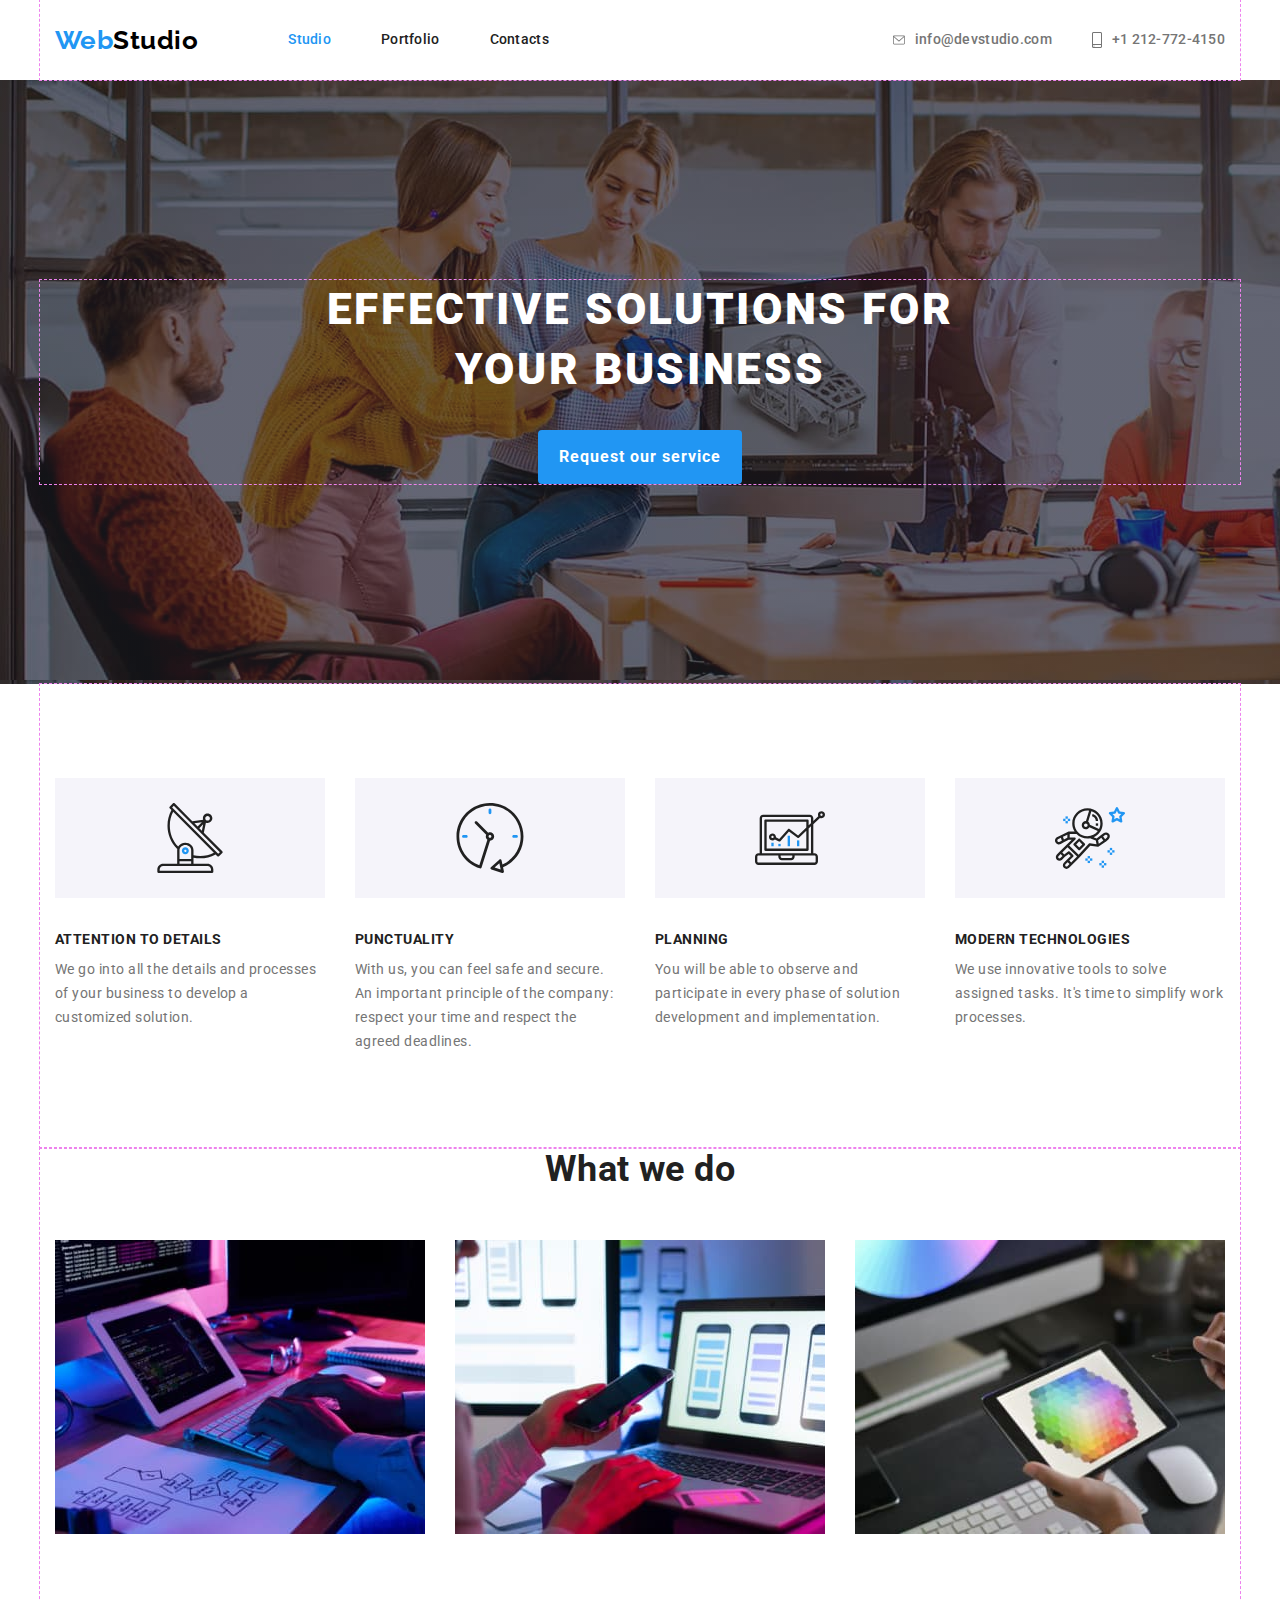
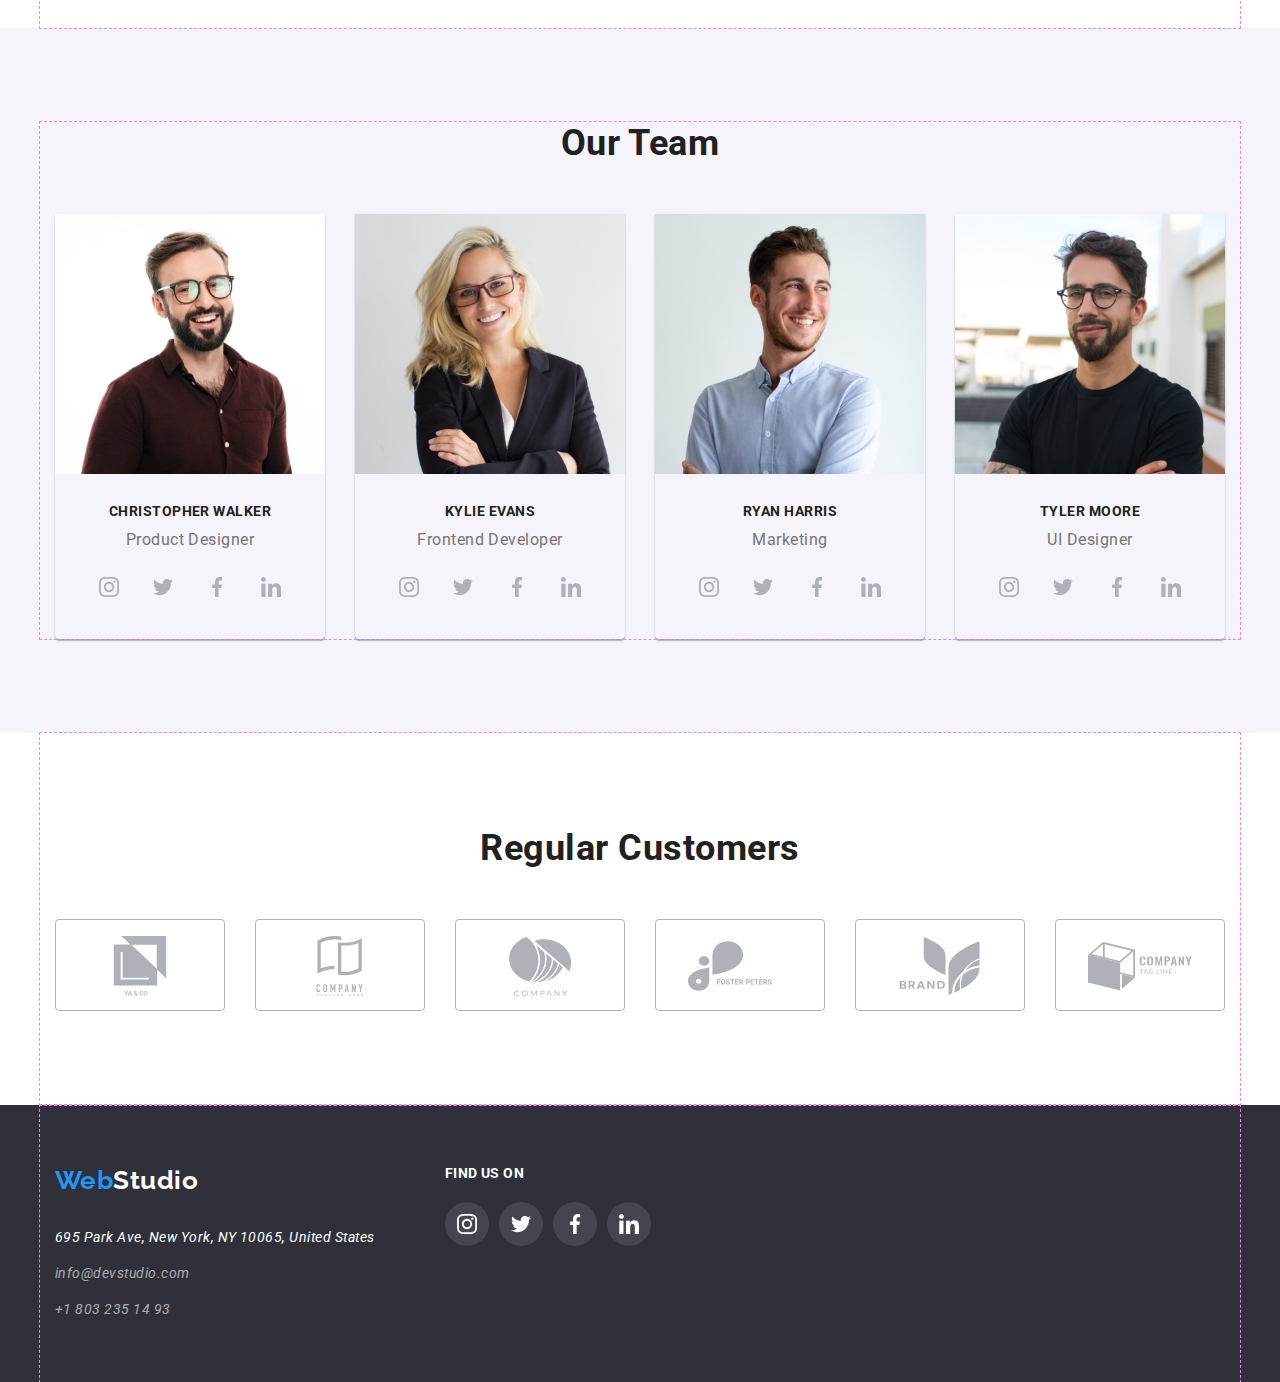
<file: index.html>
<!DOCTYPE html>
<html lang="en">
<head>
    <meta charset="UTF-8">
    <meta http-equiv="X-UA-Compatible" content="IE=edge">
    <meta name="viewport" content="width=device-width, initial-scale=1.0">
    <title>Document</title>
    <link rel="preconnect" href="https://fonts.googleapis.com">
    <link rel="preconnect" href="https://fonts.gstatic.com" crossorigin>
    <link rel="stylesheet" href="https://cdnjs.cloudflare.com/ajax/libs/modern-normalize/1.0.0/modern-normalize.min.css" />
    <link
        href="https://fonts.googleapis.com/css2?family=Oleo+Script&family=Raleway:wght@700&family=Roboto:wght@400;500;700;900&display=swap"
        rel="stylesheet">
    
    <link rel="stylesheet" href="https://cdnjs.cloudflare.com/ajax/libs/modern-normalize/1.1.0/modern-normalize.min.css">    
    
    <link rel="stylesheet" href="./css/comon.css">
    <link rel="stylesheet" href="./css/style.css">
</head>
<body class="body">

    <header class="header">
        <section class="container flex-container">
        <a href="./index.html" class="logo link">Web<span class="logo-header-color">Studio</span></a>
        <nav class="navigation">
            <ul class="site-nav list">
                <li class="site-list"><a class="nav-link link current" href="./index.html">Studio</a></li>
                <li class="site-list"><a class="nav-link link" href="./portfolio.html">Portfolio</a></li>
                <li class="site-list"><a class="nav-link link" href="./contacts.html">Contacts</a></li>
            </ul>
        </nav>

        <section class="section-auth">
            <ul class="auth-nav list">
                <li class="auth-list"><a class="auth-link link" href="mailto:info@devstudio.com">
                    <svg class="icon-envelope icon">
                            <use href="../images/sprite.svg#envelope" ></use>
                        </svg>info@devstudio.com</a></li>
                <li class="auth-list"><a class="auth-link link" href="tel:+18032351493">
                    <svg class="icon-smartphone icon">
                            <use href="../images/sprite.svg#smartphone" ></use>
                        </svg>+1 212-772-4150</a></li>
            </ul>
        </section>
    </section>
    </header>


    <main >
    <main class="">

        <section class="hero">
            <div class="container">
            <h1 class="heading">EFFECTIVE SOLUTIONS FOR <br> YOUR BUSINESS</h1>
            <button class="primary-btn" type="button">Request our service</button>
            </div>
        </section>


        <section class="container section">
            <h2 class="visually-hidden">Advantages</h2>
          <ul class="advantages-list list">
            <li class="advantages-item">
                <svg class="advantages-icon">
                    <use href="../images/sprite.svg#antenna" ></use>
                </svg>
                <h3 class="subtitle">ATTENTION TO DETAILS</h3>
                <p class="advantages-text">We go into all the details and processes of your business to develop a customized solution.</p>
            </li>
            <li class="advantages-item">
                <svg class="advantages-icon">
                    <use href="../images/sprite.svg#clock" ></use>
                </svg>
                <h3 class="subtitle">PUNCTUALITY</h3>
                <p class="advantages-text">With us, you can feel safe and secure. An important principle of the company: respect your time and respect
                    the agreed
                    deadlines.</p>
            </li>
            <li class="advantages-item">
                <svg class="advantages-icon">
                    <use href="../images/sprite.svg#diagram" ></use>
                </svg>
                <h3 class="subtitle">PLANNING</h3>
                <p class="advantages-text">You will be able to observe and participate in every phase of solution development and implementation.</p>
            </li>
            <li class="advantages-item">
                <svg class="advantages-icon">
                    <use href="../images/sprite.svg#astronaut" ></use>
                </svg>
                <h3 class="subtitle">MODERN TECHNOLOGIES</h3>
                <p class="advantages-text">We use innovative tools to solve assigned tasks. It's time to simplify work processes.</p>
            </li>
          </ul>  
        </section>
        
        <section class="container section jobs">
            <h2 class="title">What we do</h2>
            <ul class="list jobs-list">
                <li class="jobs-item">
                    <img src="./images/box1.jpg" alt="typin" width="370" height="294">
                </li>
                <li class="jobs-item">
                    <img src="./images/box2.jpg" alt="phone in" width="370" height="294">
                </li>
                <li class="jobs-item">
                    <img src="./images/box3.jpg" alt="tabl" width="370" height="294">
                </li>
            </ul>    
        </section>

<div class="section-team section">
     <section class="container">
        <h2 class="title">Our Team</h2>
      <ul class="team-list list">
        <li class="team-item">
                <img class="team-img" src="./images/christopherwalker.jpg" alt="a man in a brown shirt" width="270" height="260">
                <div class="subtitle-container">
                <h3 class="team-subtitle subtitle">Christopher Walker</h3>
                <p class="team-text">Product Designer</p>
                <ul class="person-list list">
                    <li class="person-list-link"><a href="" class="person-link">
                        <svg class="icon-team">
                            <use href="../images/sprite.svg#instagram" ></use>
                        </svg>
                    </a></li>
                    <li class="person-list-link"><a href="" class="person-link">
                        <svg class="icon-team">
                            <use href="../images/sprite.svg#twitter" ></use>
                        </svg>
                    </a></li>
                    <li class="person-list-link"><a href="" class="person-link">
                        <svg class="icon-team">
                            <use href="../images/sprite.svg#facebook" ></use>
                        </svg></a></li>
                    <li class="person-list-link"><a href="" class="person-link">
                        <svg class="icon-team">
                            <use href="../images/sprite.svg#linkedin" ></use>
                        </svg></a></li>
                </ul>
                </div>
        </li>

        <li class="team-item">
                <img class="team-img" src="./images/kylieevans.jpg" alt="blonde" width="270" height="260">
                <div class="subtitle-container">
                <h3 class="team-subtitle subtitle">Kylie Evans</h3>
                <p class="team-text">Frontend Developer</p>
                <ul class="list person-list" >
                    <li class="person-list-link"><a href="" class="person-link">
                        <svg class="icon-team">
                            <use href="../images/sprite.svg#instagram" ></use>
                        </svg>
                    </a></li>
                    <li class="person-list-link"><a href="" class="person-link">
                        <svg class="icon-team">
                            <use href="../images/sprite.svg#twitter" ></use>
                        </svg>
                    </a></li>
                    <li class="person-list-link"><a href="" class="person-link">
                        <svg class="icon-team">
                            <use href="../images/sprite.svg#facebook" ></use>
                        </svg></a></li>
                    <li class="person-list-link"><a href="" class="person-link">
                        <svg class="icon-team">
                            <use href="../images/sprite.svg#linkedin" ></use>
                        </svg></a></li>
                </ul>
                </div>
        </li>

        <li class="team-item">
                <img class="team-img" src="./images/ryanharris.jpg" alt="a man in a white shirt" width="270" height="260">
                <div class="subtitle-container">
                <h3 class="team-subtitle subtitle">Ryan Harris</h3>
                <p class="team-text">Marketing</p>
                <ul class="list person-list" >
                    <li class="person-list-link"><a href="" class="person-link">
                       <svg class="icon-team">
                            <use href="../images/sprite.svg#instagram" ></use>
                        </svg>
                        
                     </a></li>
                    <li class="person-list-link"><a href="" class="person-link">
                        <svg class="icon-team">
                            <use href="../images/sprite.svg#twitter" ></use>
                        </svg>
                     </a></li>
                    <li class="person-list-link"><a href="" class="person-link">
                        <svg class="icon-team">
                            <use href="../images/sprite.svg#facebook" ></use>
                        </svg></a></li>
                    <li class="person-list-link"><a href="" class="person-link">
                        <svg class="icon-team">
                            <use href="../images/sprite.svg#linkedin" ></use>
                        </svg></a></li>
                </ul>
                </div>
        </li>

        <li class="team-item">
                <img class="team-img" src="./images/tylermoore.jpg" alt="a man in a black shirt" width="270" height="260">
                <div class="subtitle-container">
                <h3 class="team-subtitle subtitle">Tyler Moore</h3>
                <p class="team-text">UI Designer</p>
                <ul class="list person-list" >
                    <li class="person-list-link"><a href="" class="person-link">
                        <svg class="icon-team">
                            <use href="../images/sprite.svg#instagram" ></use>
                        </svg>
                    </a></li>
                    <li class="person-list-link"><a href="" class="person-link">
                        <svg class="icon-team">
                            <use href="../images/sprite.svg#twitter" ></use>
                        </svg>
                    </a></li>
                    <li class="person-list-link"><a href="" class="person-link">
                        <svg class="icon-team">
                            <use href="../images/sprite.svg#facebook" ></use>
                        </svg></a></li>
                    <li class="person-list-link"><a href="" class="person-link">
                        <svg class="icon-team">
                            <use href="../images/sprite.svg#linkedin" ></use>
                        </svg></a></li>
                </ul>
                </div>
        </li>   
      </ul>
     </section>
</div>

<section class="container section">
    <h2 class="title">Regular Customers</h2>
    <ul class="clients list">
        <li class="client-item"><a href="" class="client-link">
            <svg class="client-icon">
                <use href="../images/sprite.svg#ya-co"></use>
            </svg>
            </a>
        </li>
        <li class="client-item"><a href="" class="client-link">
            <svg class="client-icon">
                <use href="../images/sprite.svg#company-flag"></use>
            </svg>
            </a>
        </li>
        <li class="client-item"><a href="" class="client-link">
            <svg class="client-icon">
                <use href="../images/sprite.svg#company"></use>
            </svg>
            </a>
        </li>
        <li class="client-item"><a href="" class="client-link">
            <svg class="client-icon">
                <use href="../images/sprite.svg#foster-peters"></use>
            </svg>
            </a>
        </li>
        <li class="client-item"><a href="" class="client-link">
            <svg class="client-icon">
                <use href="../images/sprite.svg#brand" ></use>
            </svg>
            </a>
        </li>
        <li class="client-item"><a href="" class="client-link">
            <svg class="client-icon">
                <use href="../images/sprite.svg#tag-line" ></use>
            </svg>
            </a>
        </li>
    </ul>
</section>





    </main>


    <footer class="footer">
        <div class="footer-wrapper container footer-section">
        <div class="footer-address">
        <a class="logo logo-footer link" href="">Web<span class="logo-footer-color">Studio</span></a>
        <address>
            <ul class="list">
                <li class="footer-address-item">
                    <a class="address-link link map" href="https://www.google.com/maps/place/Hunter+Psycho-Oncology+Lab/@40.7688994,-73.9672143,17z/data=!4m15!1m8!3m7!1s0x89c258ebe8836e8f:0xa007c44e7c4aa0eb!2s695+Park+Ave,+New+York,+NY+10065!3b1!8m2!3d40.7688994!4d-73.9650256!16s%2Fg%2F11c250btd8!3m5!1s0x89c258eb8bfe738b:0xaeac5b08fcc41bda!8m2!3d40.7688994!4d-73.9650256!16s%2Fg%2F11srgk0vk3" target="_blank">695 Park Ave, New York, NY 10065, United States</a>
                </li>
                <li class="footer-address-item">
                    <a class="address-link link" href="mailto:info@devstudio.com">info@devstudio.com</a>
                </li>
                <li class="footer-address-item">
                    <a class="address-link link" href="tel:18032351493">+1 803 235 14 93</a>
                </li>
            </ul>
        </address>
        </div>
        <div>
            <h2 class="footer-subtitle subtitle">FIND US ON</h2>
            
                <ul class="list footer-list">
                    <li class="footer-list-link"><a href="" class="footer-link">
                            <svg class="footer-icon">
                                <use href="../images/sprite.svg#instagram"></use>
                            </svg>
                        </a></li>
                    <li class="footer-list-link"><a href="" class="footer-link">
                            <svg class="footer-icon">
                                <use href="../images/sprite.svg#twitter"></use>
                            </svg>
                        </a></li>
                    <li class="footer-list-link"><a href="" class="footer-link">
                            <svg class="footer-icon">
                                <use href="../images/sprite.svg#facebook"></use>
                            </svg></a></li>
                    <li class="footer-list-link"><a href="" class="footer-link">
                            <svg class="footer-icon">
                                <use href="../images/sprite.svg#linkedin"></use>
                            </svg></a></li>
                </ul>
            
        </div>
        </div>
    </footer>
    
</body>
</html>
</file>
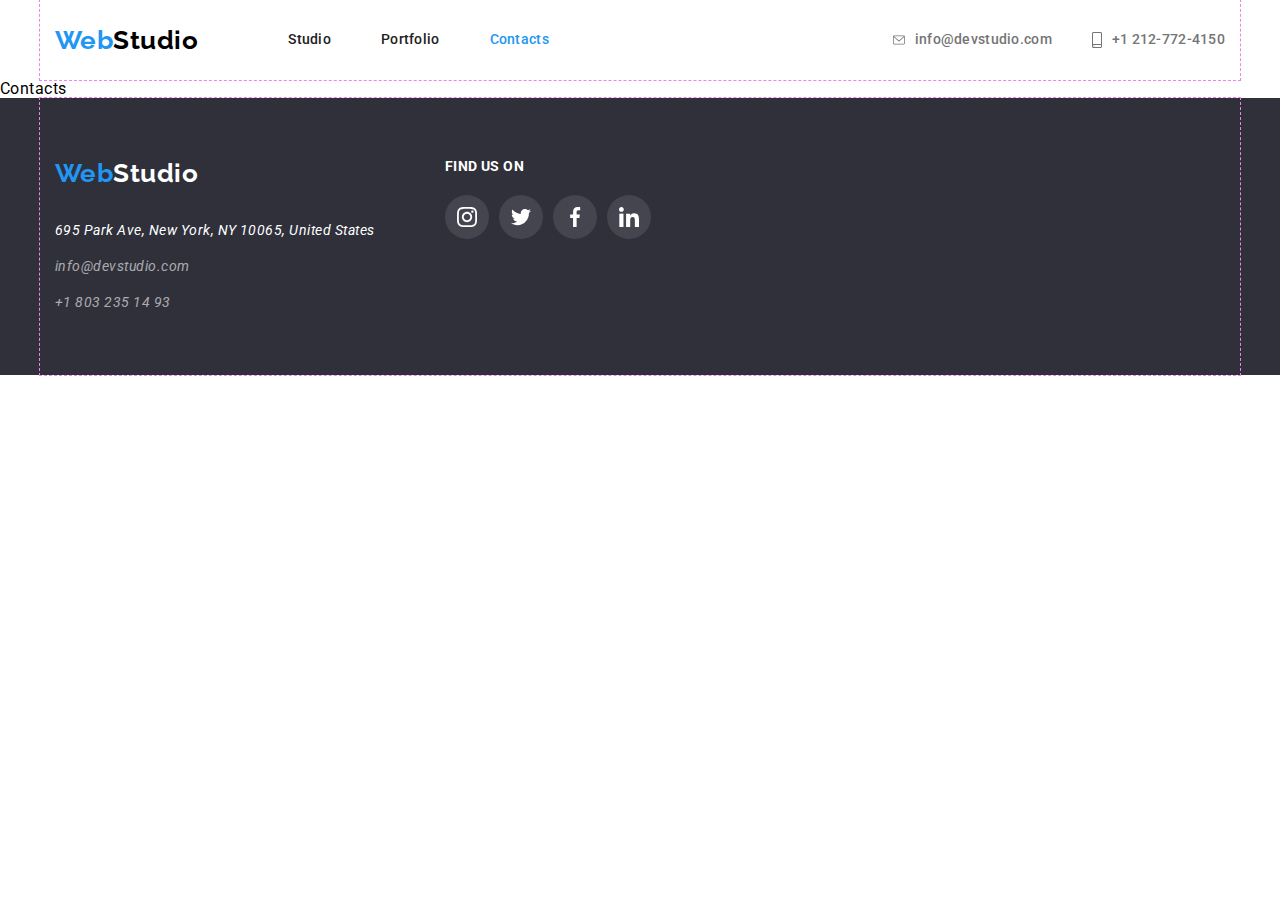
<file: contacts.html>
<!DOCTYPE html>
<html lang="en">

<head>
    <meta charset="UTF-8">
    <meta http-equiv="X-UA-Compatible" content="IE=edge">
    <meta name="viewport" content="width=device-width, initial-scale=1.0">
    <title>Document</title>
    <link rel="preconnect" href="https://fonts.googleapis.com">
    <link rel="preconnect" href="https://fonts.gstatic.com" crossorigin>
    <link rel="stylesheet" href="https://cdnjs.cloudflare.com/ajax/libs/modern-normalize/1.0.0/modern-normalize.min.css" />
    <link
        href="https://fonts.googleapis.com/css2?family=Oleo+Script&family=Raleway:wght@700&family=Roboto:wght@400;500;700;900&display=swap"
        rel="stylesheet">

<link rel="stylesheet" href="https://cdnjs.cloudflare.com/ajax/libs/modern-normalize/1.1.0/modern-normalize.min.css">

    <link rel="stylesheet" href="/css/comon.css">
    <link rel="stylesheet" href="/css/style.css">
</head>

<body>

<header class="header">
    <section class="container flex-container">
        <a href="./index.html" class="logo link">Web<span class="logo-header-color">Studio</span></a>
        <nav class="navigation">
            <ul class="site-nav list">
                <li class="site-list"><a class="nav-link link" href="./index.html">Studio</a></li>
                <li class="site-list"><a class="nav-link link" href="./portfolio.html">Portfolio</a></li>
                <li class="site-list"><a class="nav-link link current" href="./contacts.html">Contacts</a></li>
            </ul>
        </nav>

        <section class="section-auth">
            <ul class="auth-nav list">
                <li class="auth-list"><a class="auth-link link" href="mailto:info@devstudio.com">
                        <svg class="icon-envelope icon">
                            <use href="../images/sprite.svg#envelope"></use>
                        </svg>info@devstudio.com</a></li>
                <li class="auth-list"><a class="auth-link link" href="tel:+18032351493">
                        <svg class="icon-smartphone icon">
                            <use href="../images/sprite.svg#smartphone"></use>
                        </svg>+1 212-772-4150</a></li>
            </ul>
        </section>
    
</header>
</section>
<main class="">


    Contacts



</main>

    <footer class="footer">
        <div class="footer-wrapper container footer-section">
            <div class="footer-address">
                <a class="logo logo-footer link" href="">Web<span class="logo-footer-color">Studio</span></a>
                <address>
                    <ul class="list">
                        <li class="footer-address-item">
                            <a class="address-link link map"
                                href="https://www.google.com/maps/place/Hunter+Psycho-Oncology+Lab/@40.7688994,-73.9672143,17z/data=!4m15!1m8!3m7!1s0x89c258ebe8836e8f:0xa007c44e7c4aa0eb!2s695+Park+Ave,+New+York,+NY+10065!3b1!8m2!3d40.7688994!4d-73.9650256!16s%2Fg%2F11c250btd8!3m5!1s0x89c258eb8bfe738b:0xaeac5b08fcc41bda!8m2!3d40.7688994!4d-73.9650256!16s%2Fg%2F11srgk0vk3"
                                target="_blank">695 Park Ave, New York, NY 10065, United States</a>
                        </li>
                        <li class="footer-address-item">
                            <a class="address-link link" href="mailto:info@devstudio.com">info@devstudio.com</a>
                        </li>
                        <li class="footer-address-item">
                            <a class="address-link link" href="tel:18032351493">+1 803 235 14 93</a>
                        </li>
                    </ul>
                </address>
            </div>
            <div>
                <h2 class="footer-subtitle subtitle">FIND US ON</h2>
    
                <ul class="list footer-list">
                    <li class="footer-list-link"><a href="" class="footer-link">
                            <svg class="footer-icon">
                                <use href="../images/sprite.svg#instagram"></use>
                            </svg>
                        </a></li>
                    <li class="footer-list-link"><a href="" class="footer-link">
                            <svg class="footer-icon">
                                <use href="../images/sprite.svg#twitter"></use>
                            </svg>
                        </a></li>
                    <li class="footer-list-link"><a href="" class="footer-link">
                            <svg class="footer-icon">
                                <use href="../images/sprite.svg#facebook"></use>
                            </svg></a></li>
                    <li class="footer-list-link"><a href="" class="footer-link">
                            <svg class="footer-icon">
                                <use href="../images/sprite.svg#linkedin"></use>
                            </svg></a></li>
                </ul>
    
            </div>
        </div>
    </footer>

</body>

</html>
</file>
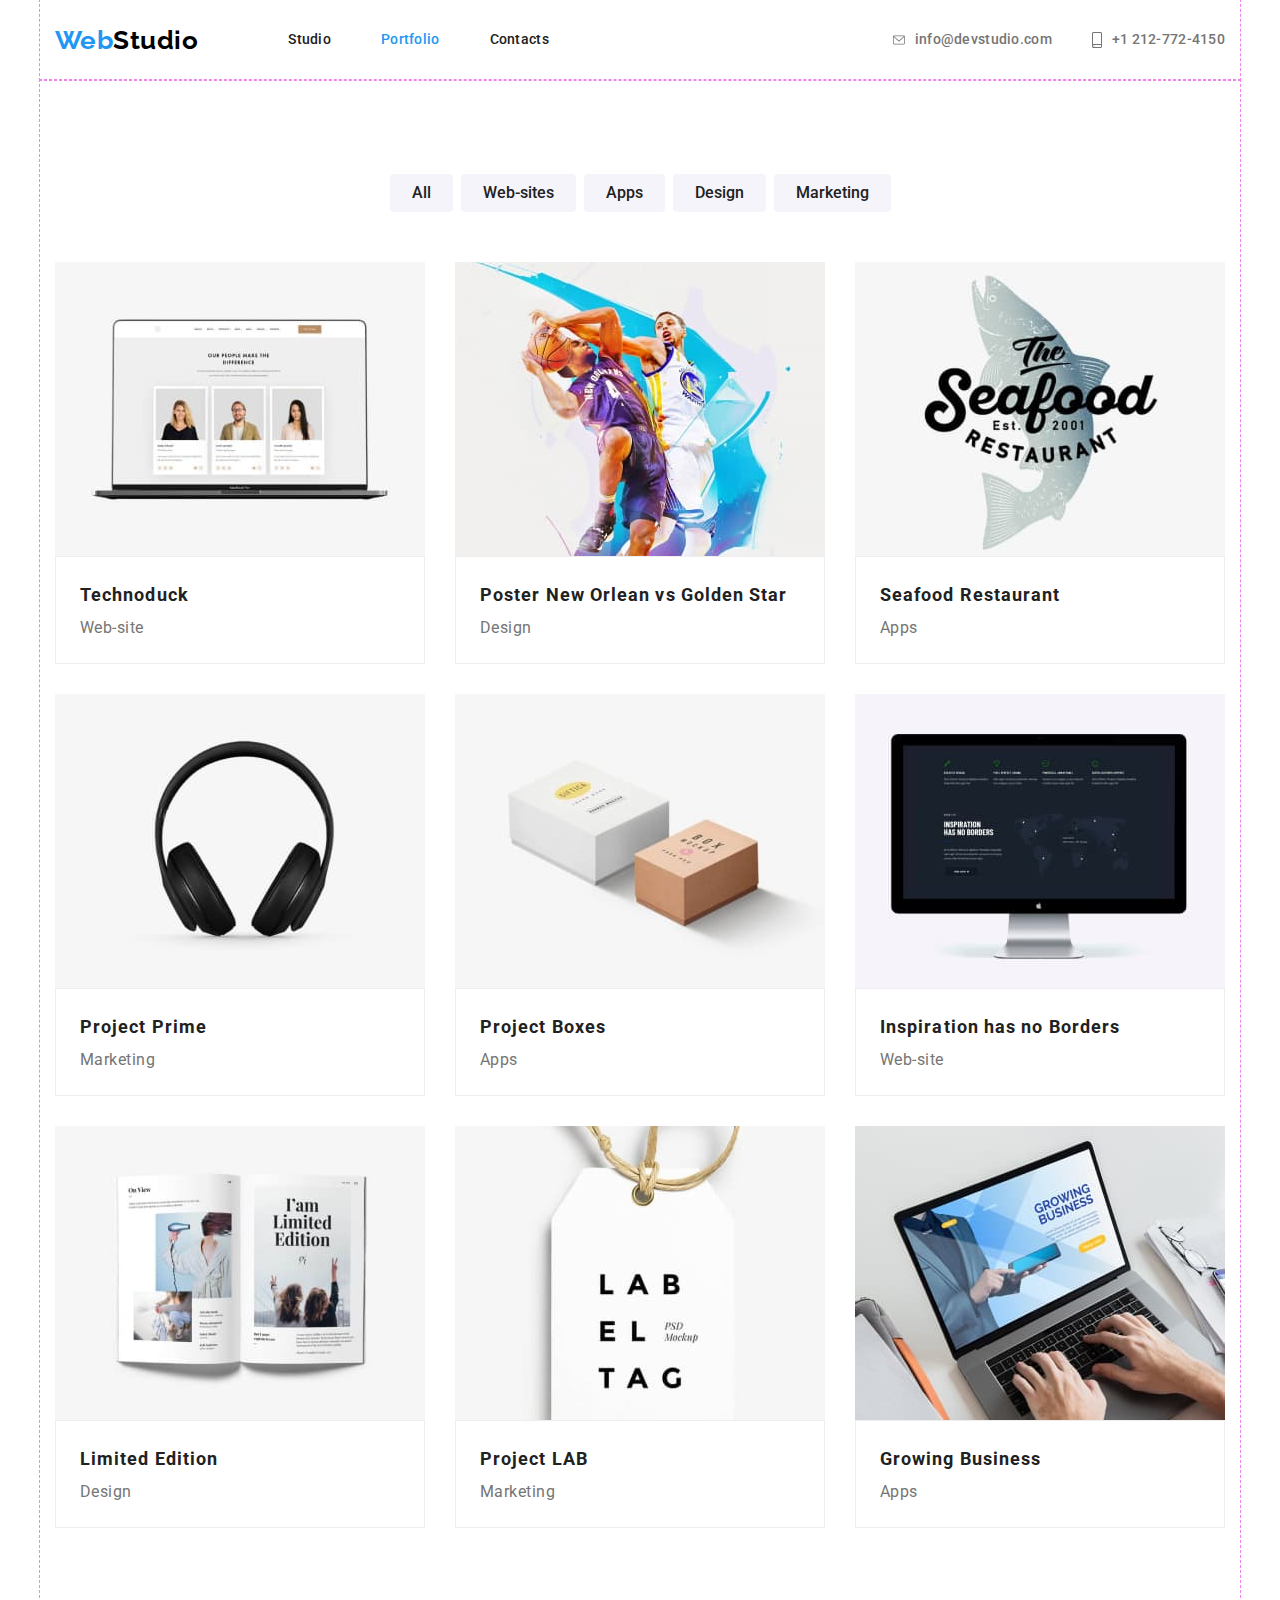
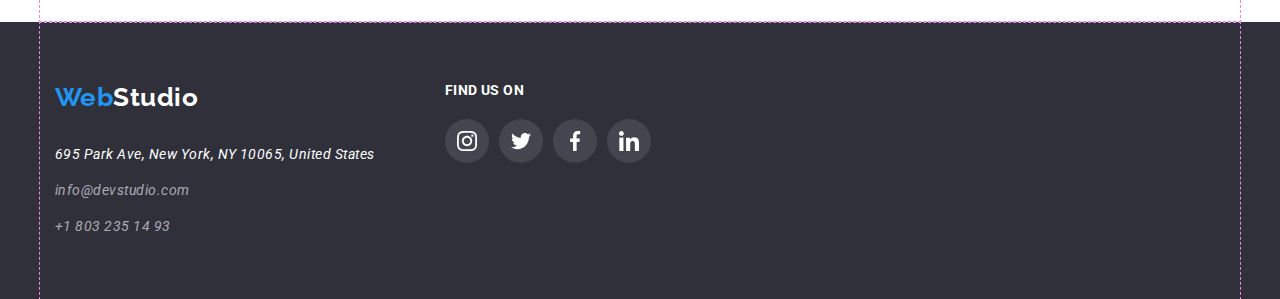
<file: portfolio.html>
<!DOCTYPE html>
<html lang="en">

<head>
    <meta charset="UTF-8">
    <meta http-equiv="X-UA-Compatible" content="IE=edge">
    <meta name="viewport" content="width=device-width, initial-scale=1.0">
    <title>Document</title>
    <link rel="preconnect" href="https://fonts.googleapis.com">
    <link rel="preconnect" href="https://fonts.gstatic.com" crossorigin>
    <link rel="stylesheet" href="https://cdnjs.cloudflare.com/ajax/libs/modern-normalize/1.0.0/modern-normalize.min.css" />
    <link
        href="https://fonts.googleapis.com/css2?family=Oleo+Script&family=Raleway:wght@700&family=Roboto:wght@400;500;700;900&display=swap"
        rel="stylesheet">

        <link rel="stylesheet" href="https://cdnjs.cloudflare.com/ajax/libs/modern-normalize/1.1.0/modern-normalize.min.css">

    <link rel="stylesheet" href="/css/comon.css">
    <link rel="stylesheet" href="/css/style.css">
</head>

<body class="body">

        <header class="header">
            <section class="container flex-container">
                <a href="./index.html" class="logo link">Web<span class="logo-header-color">Studio</span></a>
                <nav class="navigation">
                    <ul class="site-nav list">
                        <li class="site-list"><a class="nav-link link" href="./index.html">Studio</a></li>
                        <li class="site-list"><a class="nav-link link current" href="./portfolio.html">Portfolio</a></li>
                        <li class="site-list"><a class="nav-link link" href="./contacts.html">Contacts</a></li>
                    </ul>
                </nav>
        
                        <section class="section-auth">
                            <ul class="auth-nav list">
                                <li class="auth-list"><a class="auth-link link" href="mailto:info@devstudio.com">
                                        <svg class="icon-envelope icon">
                                            <use href="../images/sprite.svg#envelope"></use>
                                        </svg>info@devstudio.com</a></li>
                                <li class="auth-list"><a class="auth-link link" href="tel:+18032351493">
                                        <svg class="icon-smartphone icon">
                                            <use href="../images/sprite.svg#smartphone"></use>
                                        </svg>+1 212-772-4150</a></li>
                            </ul>
                        </section>
            </section>
        </header>


<main class="">
    <section class="container section">
        <div class="btn-menu-list">
    <button type="menu" class="btn-menu">
        <p>All</p>
    </button>
    <button type="menu" class="btn-menu">
        <p>Web-sites</p>
    </button>
    <button type="menu" class="btn-menu">
        <p>Apps</p>
    </button>
    <button type="menu" class="btn-menu">
        <p>Design</p>
    </button>
    <button type="menu" class="btn-menu">
        <p>Marketing</p>
    </button>
        </div>


    <ul class="products">
        <li class="product list">
            <img src="./images/technoduck.jpg" alt="website page technoduck" width="370">
            <div class="product-title-wrapper">
            <h3 class="product-title">Technoduck</h3>
            <p  class="product-paragraph">Web-site</p>
               </div>
        
        </li>
        <li class="product list">
            <img src="./images/poster.jpg" alt="two basketbolists" width="370">
            <div class="product-title-wrapper">
            <h3 class="product-title">Poster New Orlean vs Golden Star</h3>
            <p  class="product-paragraph">Design</p>
               </div>
        
        </li>
        <li class="product list">
            <img src="./images/restaurant.jpg" alt="emblem of fish restaurant" width="370">
            <div class="product-title-wrapper">
            <h3 class="product-title">Seafood Restaurant</h3>
            <p  class="product-paragraph">Apps</p>
            </div>

        </li>
        <li class="product list">
            <img src="./images/prime.jpg" alt="headphone" width="370">
            <div class="product-title-wrapper">
            <h3 class="product-title">Project Prime</h3>
            <p  class="product-paragraph">Marketing</p>
            </div>
        
        </li>
        <li class="product list">
            <img src="./images/boxes.jpg" alt="two boxes" width="370">
            <div class="product-title-wrapper">
            <h3 class="product-title">Project Boxes</h3>
            <p  class="product-paragraph">Apps</p>
            </div>
        
        </li>
        <li class="product list">
            <img src="./images/inspiration.jpg" alt="page of Inspiration site" width="370">
            <div class="product-title-wrapper">
            <h3 class="product-title">Inspiration has no Borders</h3>
            <p class="product-paragraph">Web-site</p>
            </div>
        </li>
        <li class="product list">
            <img src="./images/edition.jpg" alt="open book" width="370">
            <div class="product-title-wrapper">
            <h3 class="product-title">Limited Edition</h3>
            <p class="product-paragraph">Design</p>
            </div>
        </li>
        <li class="product list">
            <img src="./images/lab.jpg" alt="emblem of LAB" width="370">
            <div class="product-title-wrapper">
            <h3 class="product-title">Project LAB</h3>
            <p class="product-paragraph">Marketing</p>
            </div>
        </li>
        <li class="product list">
            <img src="./images/business.jpg" alt="page of app" width="370">
            <div class="product-title-wrapper">
            <h3 class="product-title">Growing Business</h3>
            <p class="product-paragraph">Apps</p>
            </div>
        </li>
    </ul>
</section>
</main>


    <footer class="footer">
        <div class="footer-wrapper container footer-section">
            <div class="footer-address">
                <a class="logo logo-footer link" href="">Web<span class="logo-footer-color">Studio</span></a>
                <address>
                    <ul class="list">
                        <li class="footer-address-item">
                            <a class="address-link link map"
                                href="https://www.google.com/maps/place/Hunter+Psycho-Oncology+Lab/@40.7688994,-73.9672143,17z/data=!4m15!1m8!3m7!1s0x89c258ebe8836e8f:0xa007c44e7c4aa0eb!2s695+Park+Ave,+New+York,+NY+10065!3b1!8m2!3d40.7688994!4d-73.9650256!16s%2Fg%2F11c250btd8!3m5!1s0x89c258eb8bfe738b:0xaeac5b08fcc41bda!8m2!3d40.7688994!4d-73.9650256!16s%2Fg%2F11srgk0vk3"
                                target="_blank">695 Park Ave, New York, NY 10065, United States</a>
                        </li>
                        <li class="footer-address-item">
                            <a class="address-link link" href="mailto:info@devstudio.com">info@devstudio.com</a>
                        </li>
                        <li class="footer-address-item">
                            <a class="address-link link" href="tel:18032351493">+1 803 235 14 93</a>
                        </li>
                    </ul>
                </address>
            </div>
            <div>
                <h2 class="footer-subtitle subtitle">FIND US ON</h2>
    
                <ul class="list footer-list">
                    <li class="footer-list-link"><a href="" class="footer-link">
                            <svg class="footer-icon">
                                <use href="../images/sprite.svg#instagram"></use>
                            </svg>
                        </a></li>
                    <li class="footer-list-link"><a href="" class="footer-link">
                            <svg class="footer-icon">
                                <use href="../images/sprite.svg#twitter"></use>
                            </svg>
                        </a></li>
                    <li class="footer-list-link"><a href="" class="footer-link">
                            <svg class="footer-icon">
                                <use href="../images/sprite.svg#facebook"></use>
                            </svg></a></li>
                    <li class="footer-list-link"><a href="" class="footer-link">
                            <svg class="footer-icon">
                                <use href="../images/sprite.svg#linkedin"></use>
                            </svg></a></li>
                </ul>
    
            </div>
        </div>
    </footer>

</body>

</html>
</file>
<file: css/comon.css>
:root {
    --primary-text-color: #757575;
    --secondary-text-color: #212121;
    --primary-logo-color: #2196F3;
    --primary-background-color: #FFFFFF;
    --secondary-background-color: #F5F4FA;
    --footer-background-color: #2F303A;
    --overlay-color: rgba(47, 48, 58, 0.4);
    --primary-font-famili: Roboto,
        sans-serif;
    --logo-font-famili: Raleway,
        sans-serif;
    --btn-hover-color: #188CE8;
    --btn-portfolio-menu-color: #F5F4FA;
    --border-radius-btn: 4px;
    --logo-header-color: #000000;
    --primiry-text-color-teme-dark: ;    
    --primiry-text-color-teme-light: ;
    --border-color: #EEEEEE;
    --primary-icon-color: #AFB1B8;
    --footer-icon-bcg-color: rgba(255, 255, 255, 0.1);

}


body {
    font-family: var(--primary-font-famili);
    letter-spacing: 0.03em;
}
.body {
    background-color: var(--primary-background-color);
}

h1,
h2,
h3,
h4,
h5,
p {
    margin-top: 0;
    margin-bottom: 0;
}

ul,
ol {
    margin-top: 0;
    margin-bottom: 0;
    padding-left: 0;
}

img {
    display: block;
}

.visually-hidden {
    position: absolute;
    width: 1px;
    height: 1px;
    margin: -1px;
    padding: 0;
    overflow: hidden;
    border: 0;
    clip: rect(0 0 0 0);
}

.link {
    text-decoration: none;
}

.list {
    list-style: none;
    padding: 0;
    margin: 0;
}

.site-nav .link.current {
    color: var(--primary-logo-color);
}

.container {
    width: 1200px;
    margin: 0 auto;
    padding: 0 15px;
    outline: 1px dashed violet;
}

.section {
    padding-top: 94px;
    padding-bottom: 94px;
}

/*.title {
    color: rgb(14, 14, 14);
    text-shadow: -2px 2px 5px rgb(81, 79, 77);
}*/
 /* =========h2========== */

.title {
        margin-bottom: 50px;    

        font-weight: 700;
        font-size: 36px;
        line-height: 1.17;
        text-align: center;
        color: var(--secondary-text-color);

     


}


.jobs {
    padding-top: 0;
}



/* =========h3========== */
.subtitle {
    font-weight: 700;
    font-size: 14px;
    line-height: 1.14;
    text-transform: uppercase;
    color: var(--secondary-text-color);
    margin-bottom: 10px;


}

/* =====text====== */






/* =======button======== */

.primary-btn {
    font-weight: 700;
    font-size: 16px;
    line-height: 1.88;
    text-align: center;
    letter-spacing: 0.06em;
    color: var(--primary-background-color);
    background-color: var(--primary-logo-color);

    display: inline-block;
    padding: 10px 19px;
    min-width: 200px;
    border: 2px solid transparent;
    border-radius: var(--border-radius-btn);
}

.primary-btn:hover,
.primary-btn:focus {
    background-color: var(--btn-hover-color);
}
</file>
<file: css/style.css>
/* Syudio*/
.header {
    background-color: var(--primary-background-color);
}

.flex-container {
    display: flex;
    align-items: center;
}
/* ==========logo========= */


.logo {
    display: inline-block;
    margin-right: 90px;
    font-family: Raleway;
    font-weight: 700;
    font-size: 26px;
    line-height: 1.19;
    color: var(--primary-logo-color);
}

.logo-footer {
    margin-bottom: 30px;
    margin-right: 0;
}

.logo-header-color {
    color: var(--logo-header-color);
}


/* ==========navigation========= */
.site-nav {
    display: flex;
}

.site-list:not(:last-child) {
    margin-right: 50px;
}


.nav-link {
        display: block;
        padding:32px 0;
        font-weight: 500;
        font-size: 14px;
        line-height: 1.14;
        letter-spacing: 0.02em;
        color: var(--secondary-text-color);
}

.nav-link:hover,
.nav-link:focus {
    color: var(--primary-logo-color);
}



/* ==========auth-nav========= */ 

.auth-link {
        display: flex;
        justify-content: center;
        align-items: center;
        padding: 32px 0;
        font-weight: 500;
        font-size: 14px;
        line-height: 1.14;
        letter-spacing: 0.02em;
        color: var(--primary-text-color);
}



.auth-list:not(:last-child) {
    margin-right: 40px;
}
.auth-nav {
    display: flex;
   
}

.section-auth {
    margin-left: auto;
}


.auth-link:hover,
.auth-link:focus {
    color: var(--primary-logo-color);
}

.auth-link:hover .icon-envelope,
.auth-link:focus .icon-envelope {
    fill: var(--primary-logo-color);
}

.icon {
margin-right: 10px;
height: 16px;
fill: var(--primary-text-color);
}

.icon-smartphone {
width: 10px;
}

.icon-envelope {
    width: 12px;
}

.auth-link:focus .icon,
.auth-link:hover .icon {
    fill: var(--primary-logo-color);
}
/* ==========hero========= */

.heading {
        font-weight: 900;
        font-size: 44px;
        line-height: 1.36;
        text-align: center;
        letter-spacing: 0.06em;
        text-transform: uppercase;
        color: var(--primary-background-color);

        
        margin-top: 0;
        margin-bottom: 30px;
        
}

.hero {
    padding-top: 200px;
    padding-bottom: 200px;

    background-color: var(--footer-background-color);
    text-align: center;
    background-image: linear-gradient(to bottom, var(--overlay-color), var(--overlay-color)),
    url("../../images/hero.jpg");
}




/* ========= section advantages ========= */
.advantages-list {
    display: flex;
   
}

.advantages-item {
    flex-basis: calc((100% - 3 * 30px) / 4);
    
}

.advantages-item:not(:last-child) {
margin-right: 30px;
}

.advantages-icon {
  width: 270px;  
  height: 120px;
  padding: 25px 100px; 
  margin-bottom: 30px;
  background-color: var(--secondary-background-color);
}

.advantages-text {
        font-weight: 400;
        font-size: 14px;
        line-height: 1.71;
        color: var(--primary-text-color);
}

/* ========= section jobs-list ========= */

.jobs-list {
    display: flex;
    
}

.jobs-item:not(:last-child) {
    margin-right: 30px;
}
/* ========= section team ========= */
.section-team {
    background-color: #F5F4FA;
}

.team-list {
    display: flex;
    flex-wrap: wrap;
}

.team-item {
    
margin-right: 30px;
/*margin-bottom: 30px;*/


box-shadow: 0px 1px 3px rgba(0, 0, 0, 0.12), 0px 1px 1px rgba(0, 0, 0, 0.14), 0px 2px 1px rgba(0, 0, 0, 0.2);
border-radius: 0px 0px 4px 4px;
}

.team-item:nth-child(4n) {
    margin-right: 0;
}

/*.team-item:nth-last-child(-4n + 4) {
    margin-bottom: 0;
}*/

.person-list {
    display: flex;
    align-items: center;
    justify-content: center;

  

}

.person-list-link:not(:last-child) {
    margin-right: 10px;
}

.icon-team {
  
    fill: var(--primary-icon-color);
   
}

.person-link {
    display: flex;
    width: 44px;
    height: 44px;
    padding: 12px;
}


.person-link:hover {
    
    border-radius: 50%;
    background-color: var(--primary-logo-color);
}

.person-link:hover .icon-team {
    fill: var(--primary-background-color);
}

.team-text {
    font-family: 'Roboto';
        font-style: normal;
        font-weight: 400;
        font-size: 16px;
        line-height: 1.19;
        text-align: center;
        color: var(--primary-text-color);

        margin-bottom: 16px;
}

.team-subtitle {
    text-align: center;
}

.subtitle-container {
    padding-top: 30px;
    padding-bottom: 30px;
}

/* ========= section customers ========= */

.clients {
    display: flex;
}



.client-link {
display: flex;
width: 100%;
height: 100%;
padding: 16px 32px;
border: 1px solid var(--primary-icon-color);
border-radius: var(--border-radius-btn);
background-position: center;
color: var(--primary-icon-color);
}

.client-link:hover {
    border: 1px solid var(--primary-logo-color);
}

.client-link:hover .client-icon {
    fill: var(--primary-logo-color);
}
.client-item {
    width: 170px;
    height: 92px;
}

.client-item:not(:last-child) {
margin-right: 30px;
}

.client-icon {
    width: 106px;
    height: 60px;
    fill: currentColor;
    background-repeat: no-repeat;
    background-size: contain;
}

/* ========= footer ========= */
.footer {
    background-color: var(--footer-background-color);
    
}

.footer-wrapper {
    display: flex;
}

.footer-section {
    padding-top: 60px;
    padding-bottom: 60px;
}


.address-link {
    display: block;
}

.logo-footer {
    display: block;
}

.logo-footer-color {
    color: var(--primary-background-color);
}


.footer-address {
    margin-right: 70px;
}

.footer-address-item:not(:last-child) {
    margin-bottom: 12px;
}


.address-link {
        font-weight: 400;
        font-size: 14px;
        line-height: 1.71;
        color: rgba(255, 255, 255, 0.6);
}



.address-link:hover,
.address-link:focus {
    color: var(--primary-logo-color);
}

.map {
    color: var(--primary-background-color);
}

.footer-subtitle {
    line-height: 1.17;
    color: var(--primary-background-color);
    margin-bottom: 20px;
}

.footer-list {
    display: flex;
    align-items: center;
    justify-content: center;



}

.footer-list-link:not(:last-child) {
    margin-right: 10px;
}

.footer-icon {

    fill: var(--primary-background-color);

}

.footer-link {
    display: flex;
    width: 44px;
    height: 44px;
    padding: 12px;
    border-radius: 50%;
    background-color: var(--footer-icon-bcg-color);
  
}


.footer-link:hover {

    border-radius: 50%;
    background-color: var(--primary-logo-color);
}

.footer-link:hover .footer-icon {
    fill: var(--primary-background-color);
}

/*=========Portfolio==========*/
/* ====Button=== */
.btn-menu {
        font-weight: 500;
        font-size: 16px;
        line-height: 1.63;
        text-align: center;
        color: var(--secondary-text-color);
        background-color: #F5F4FA;

        padding-top: 6px;
        padding-bottom: 6px;
        padding-left: 22px;
        padding-right: 22px;
        border: 1px solid transparent var(--btn-portfolio-menu-color);
        border-radius: var(--border-radius-btn);

}

.btn-menu:not(:last-child) {
    margin-right: 8px;
}

.btn-menu:hover,
.btn-menu:focus {
    color: var(--primary-background-color);
    background-color: var(--primary-logo-color);
}

.btn-menu-list {
    display: flex;
    justify-content: center;
    margin-bottom: 50px;
}
/* ===<li class="product">==== */

.products {
    display: flex;
    flex-wrap: wrap;
}

.product {
    flex-basis: calc((100% - 2 * 30px) / 3);
}

.product:not(:nth-child(3n)) {
    margin-right: 30px;
}

.product:not(:nth-last-child(-n + 3)) {
    margin-bottom: 30px;
}

.product-title {
        font-weight: 700;
        font-size: 18px;
        line-height: 2;
        letter-spacing: 0.06em;
        color: var(--secondary-text-color);
        text-align: left;
}

.product-paragraph {
        font-weight: 400;
        font-size: 16px;
        line-height: 1.88;
        color: var(--primary-text-color);
        text-align: left;
}

.product-title-wrapper {
    padding-top: 20px;
    padding-bottom: 20px;
    padding-left: 24px;
    padding-right: 24px;
    border: 1px solid var(--border-color);
    

}

/* ====Button=== */



/* ====Button=== */



/* ====Button=== */




/*Contacts*/
</file>
